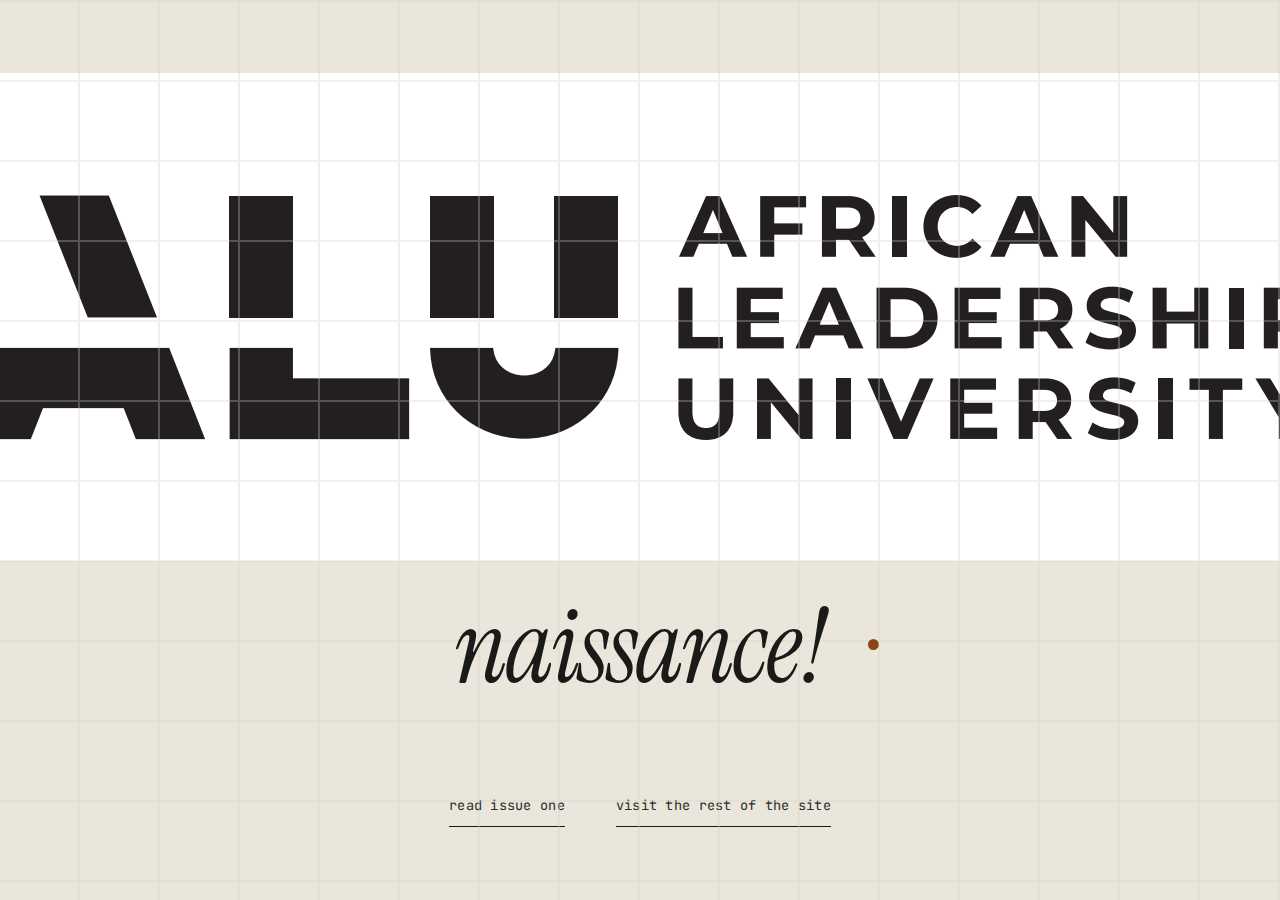
<file: index.html>
<!DOCTYPE html>
<html lang="en">
<head>
  <meta charset="UTF-8">
  <meta name="viewport" content="width=device-width, initial-scale=1.0">
  <title>naissance</title>
  <link rel="stylesheet" href="css/styles.css">
</head>
<body>
  <main class="landing">
    <img src="images/assets/alulogo.png" alt="ALU" class="site-logo">
    <h1 class="landing-title">
      <span class="nai">nai</span><span class="ssance">ssance</span><span class="exclaim">!</span>
    </h1>
    <nav class="landing-nav">
      <a href="issue.html">read issue one</a>
      <a href="about.html">visit the rest of the site</a>
    </nav>
  </main>
</body>
</html>
</file>
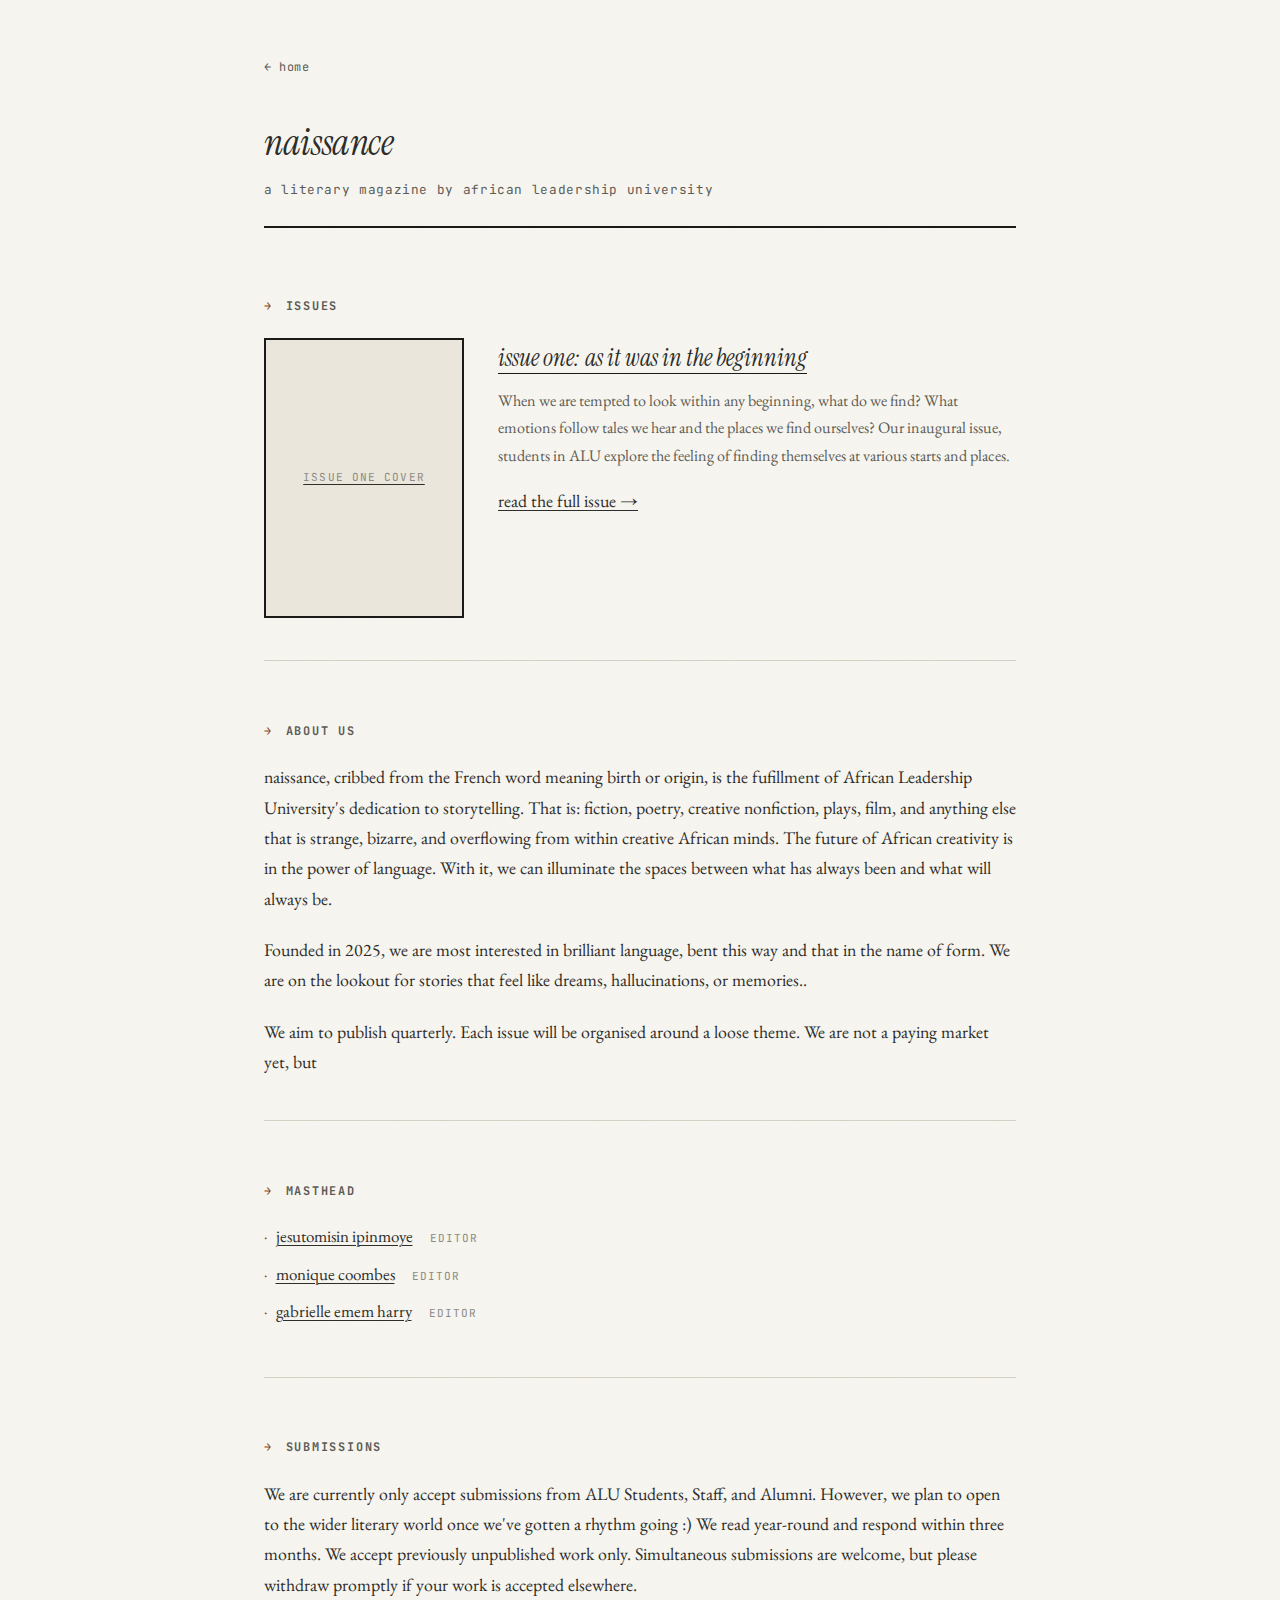
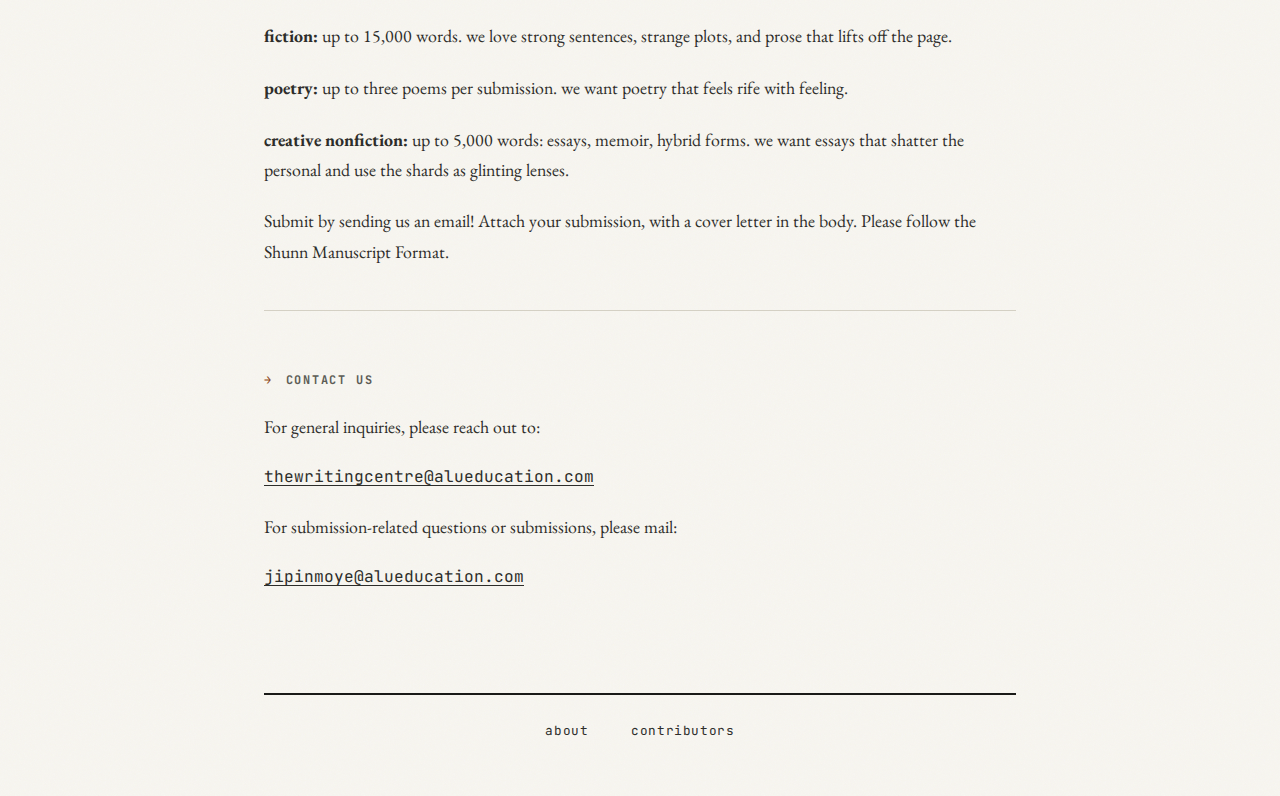
<file: about.html>
<!DOCTYPE html>
<html lang="en">
<head>
  <meta charset="UTF-8">
  <meta name="viewport" content="width=device-width, initial-scale=1.0">
  <title>about — naissance</title>
  <link rel="stylesheet" href="css/styles.css">
</head>
<body>
  <main class="page">
    <a href="index.html" class="back-link">home</a>
    
    <header class="page-header">
      <h1 class="page-title">naissance</h1>
      <p class="page-subtitle">a literary magazine by African Leadership University</p>
    </header>

    <!-- ISSUES SECTION -->
    <section class="section" id="issues">
      <h2 class="section-title">issues</h2>
      <div class="section-content">
        <div class="issue-card">
          <a href="issue.html">
            <div class="issue-cover placeholder-img" style="width: 200px; height: 280px;">
              issue one cover
            </div>
          </a>
          <div class="issue-info">
            <h3><a href="issue.html">issue one: as it was in the beginning</a></h3>
            <p>When we are tempted to look within any beginning, what do we find? What emotions follow tales we hear and the places we find ourselves? Our inaugural issue, students in ALU explore the feeling of finding themselves at various starts and places.</p>
            <a href="issue.html">read the full issue →</a>
          </div>
        </div>
      </div>
    </section>

    <!-- ABOUT US SECTION -->
    <section class="section" id="about">
      <h2 class="section-title">about us</h2>
      <div class="section-content">
        <p>naissance, cribbed from the French word meaning birth or origin, is the fufillment of African Leadership University's dedication to storytelling. That is: fiction, poetry, creative nonfiction, plays, film, and anything else that is strange, bizarre, and overflowing from within creative African minds. The future of African creativity is in the power of language. With it, we can illuminate the spaces between what has always been and what will always be.</p>
        <p>Founded in 2025, we are most interested in brilliant language, bent this way and that in the name of form. We are on the lookout for stories that feel like dreams, hallucinations, or memories..</p>
        <p>We aim to publish quarterly. Each issue will be organised around a loose theme. We are not a paying market yet, but </p>
      </div>
    </section>

    <!-- MASTHEAD SECTION -->
    <section class="section" id="masthead">
      <h2 class="section-title">masthead</h2>
      <div class="section-content">
        <ul class="masthead-list">
          <li><a href="#">jesutomisin ipinmoye</a> <span class="masthead-role">editor</span></li>
          <li><a href="#">monique coombes</a> <span class="masthead-role">editor</span></li>
          <li><a href="#">gabrielle emem harry</a> <span class="masthead-role">editor</span></li>
        </ul>
      </div>
    </section>

    <!-- SUBMISSIONS SECTION -->
    <section class="section" id="submissions">
      <h2 class="section-title">submissions</h2>
      <div class="section-content">
        <p>We are currently only accept submissions from ALU Students, Staff, and Alumni. However, we plan to open to the wider literary world once we've gotten a rhythm going :) We read year-round and respond within three months. We accept previously unpublished work only. Simultaneous submissions are welcome, but please withdraw promptly if your work is accepted elsewhere.</p>
        <p><strong>fiction:</strong> up to 15,000 words. we love strong sentences, strange plots, and prose that lifts off the page.</p>
        <p><strong>poetry:</strong> up to three poems per submission. we want poetry that feels rife with feeling.</p>
        <p><strong>creative nonfiction:</strong> up to 5,000 words: essays, memoir, hybrid forms. we want essays that shatter the personal and use the shards as glinting lenses.</p>
        <p>Submit by sending us an email! Attach your submission, with a cover letter in the body. Please follow the Shunn Manuscript Format.</p>
      </div>
    </section>

    <!-- CONTACT SECTION -->
    <section class="section" id="contact">
      <h2 class="section-title">contact us</h2>
      <div class="section-content">
        <p>For general inquiries, please reach out to:</p>
        <p class="contact-email"><a href="mailto:thewritingcentre@alueducation.com">thewritingcentre@alueducation.com</a></p>
        <p>For submission-related questions or submissions, please mail:</p>
        <p class="contact-email"><a href="mailto:jipinmoye@alueducation.com">jipinmoye@alueducation.com</a></p>
      </div>
    </section>

    <!-- NAVIGATION -->
    <nav class="nav-bar">
      <a href="about.html">about</a>
      <a href="contributors.html">contributors</a>
    </nav>
  </main>
</body>
</html>
</file>
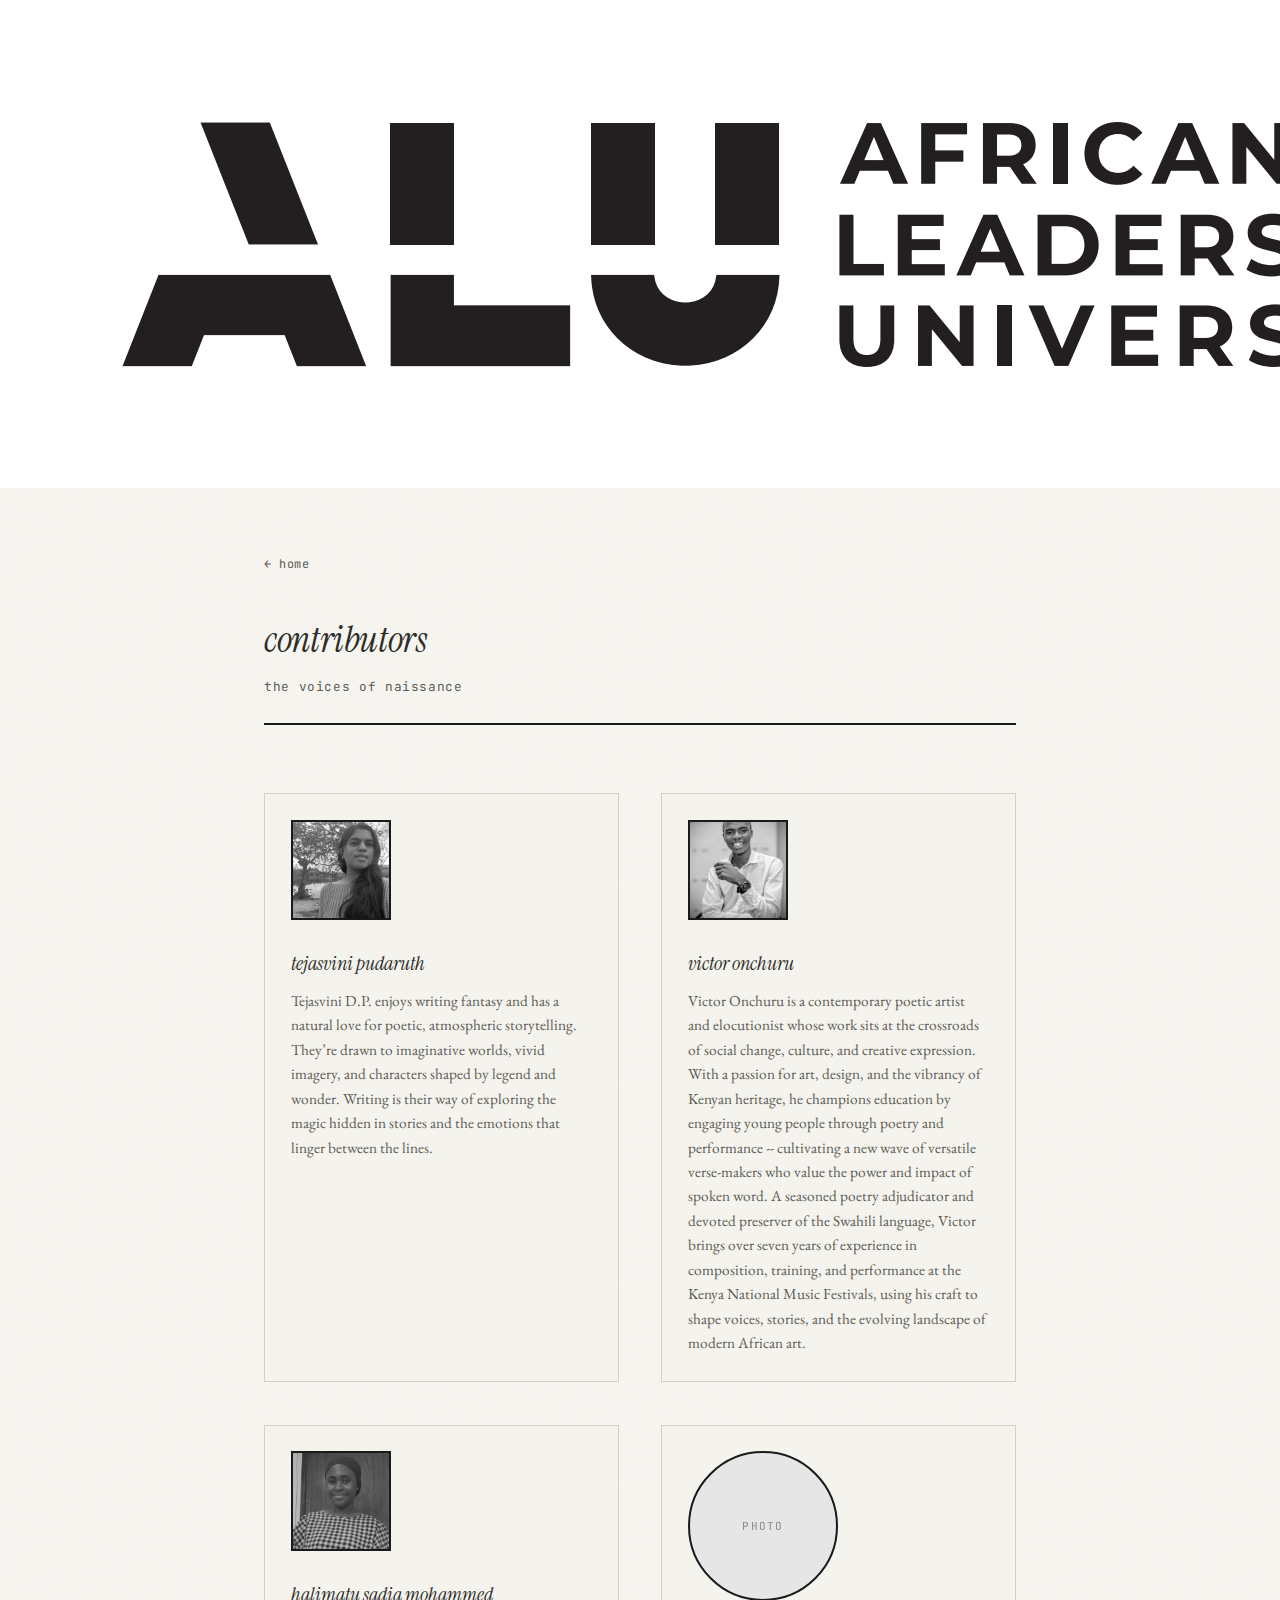
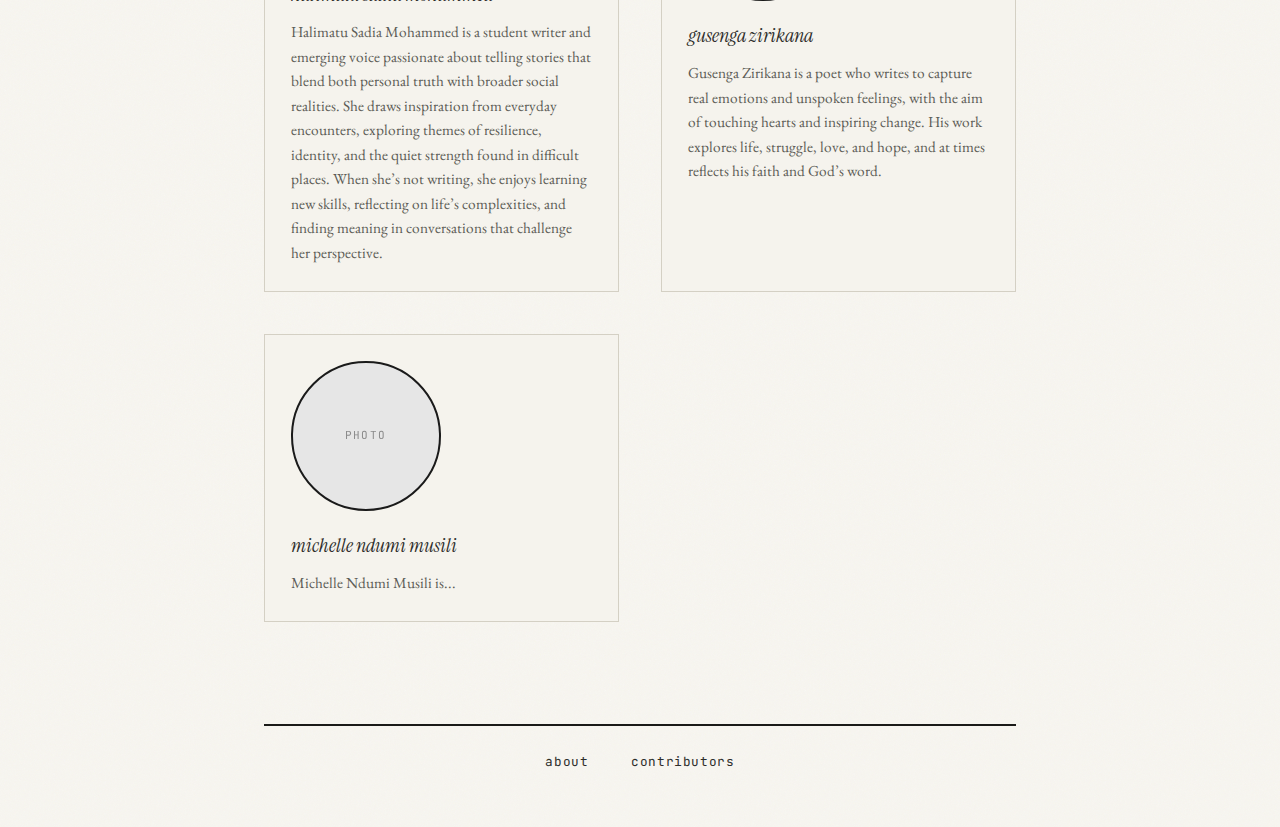
<file: contributors.html>
<!DOCTYPE html>
<html lang="en">
<head>
  <meta charset="UTF-8">
  <meta name="viewport" content="width=device-width, initial-scale=1.0">
  <title>contributors — naissance</title>
  <link rel="stylesheet" href="css/styles.css">
</head>
<body>
  <img src="images/assets/alulogo.png" alt="ALU" class="site-logo">
  <main class="page">
    <a href="index.html" class="back-link">home</a>
    
    <header class="page-header">
      <h1 class="page-title">contributors</h1>
      <p class="page-subtitle">the voices of naissance</p>
    </header>

    <section class="section">
      <div class="contributors-grid">
        
        <article class="contributor-card">
          <img src="images/contributors/tejasvini.jpg" alt="tejasvini" class="contributor-photo">
          <h3 class="contributor-name">tejasvini pudaruth</h3>
          <p class="contributor-bio">Tejasvini D.P. enjoys writing fantasy and has a natural love for poetic, atmospheric storytelling. They’re drawn to imaginative worlds, vivid imagery, and characters shaped by legend and wonder. Writing is their way of exploring the magic hidden in stories and the emotions that linger between the lines.</p>
        </article>

        <article class="contributor-card">
          <img src="images/contributors/onchuru.jpg" alt="onchuru" class="contributor-photo">
          <h3 class="contributor-name">victor onchuru</h3>
          <p class="contributor-bio">Victor Onchuru is a contemporary poetic artist and elocutionist whose work sits at the crossroads of social change, culture, and creative expression. With a passion for art, design, and the vibrancy of Kenyan heritage, he champions education by engaging young people through poetry and performance -- cultivating a new wave of versatile verse-makers who value the power and impact of spoken word. A seasoned poetry adjudicator and devoted preserver of the Swahili language, Victor brings over seven years of experience in composition, training, and performance at the Kenya National Music Festivals, using his craft to shape voices, stories, and the evolving landscape of modern African art.</p>
        </article>

        <article class="contributor-card">
          <img src="images/contributors/halimatu.jpg" alt="halimatu" class="contributor-photo">
          <h3 class="contributor-name">halimatu sadia mohammed</h3>
          <p class="contributor-bio">Halimatu Sadia Mohammed is a student writer and emerging voice passionate about telling stories that blend both personal truth with broader social realities. She draws inspiration from everyday encounters, exploring themes of resilience, identity, and the quiet strength found in difficult places. When she’s not writing, she enjoys learning new skills, reflecting on life’s complexities, and finding meaning in conversations that challenge her perspective.</p>
        </article>

        <article class="contributor-card">
          <div class="contributor-photo placeholder-img" style="width: 150px; height: 150px; border-radius: 50%;">
            photo
          </div>
          <h3 class="contributor-name">gusenga zirikana</h3>
          <p class="contributor-bio">Gusenga Zirikana is a poet who writes to capture real emotions and unspoken feelings, with the aim of touching hearts and inspiring change. His work explores life, struggle, love, and hope, and at times reflects his faith and God’s word.</p>
        </article>

        <article class="contributor-card">
          <div class="contributor-photo placeholder-img" style="width: 150px; height: 150px; border-radius: 50%;">
            photo
          </div>
          <h3 class="contributor-name">michelle ndumi musili</h3>
          <p class="contributor-bio">Michelle Ndumi Musili is...</p>
        </article>

      </div>
    </section>

    <!-- NAVIGATION -->
    <nav class="nav-bar">
      <a href="about.html">about</a>
      <a href="contributors.html">contributors</a>
    </nav>
  </main>
</body>
</html>
</file>
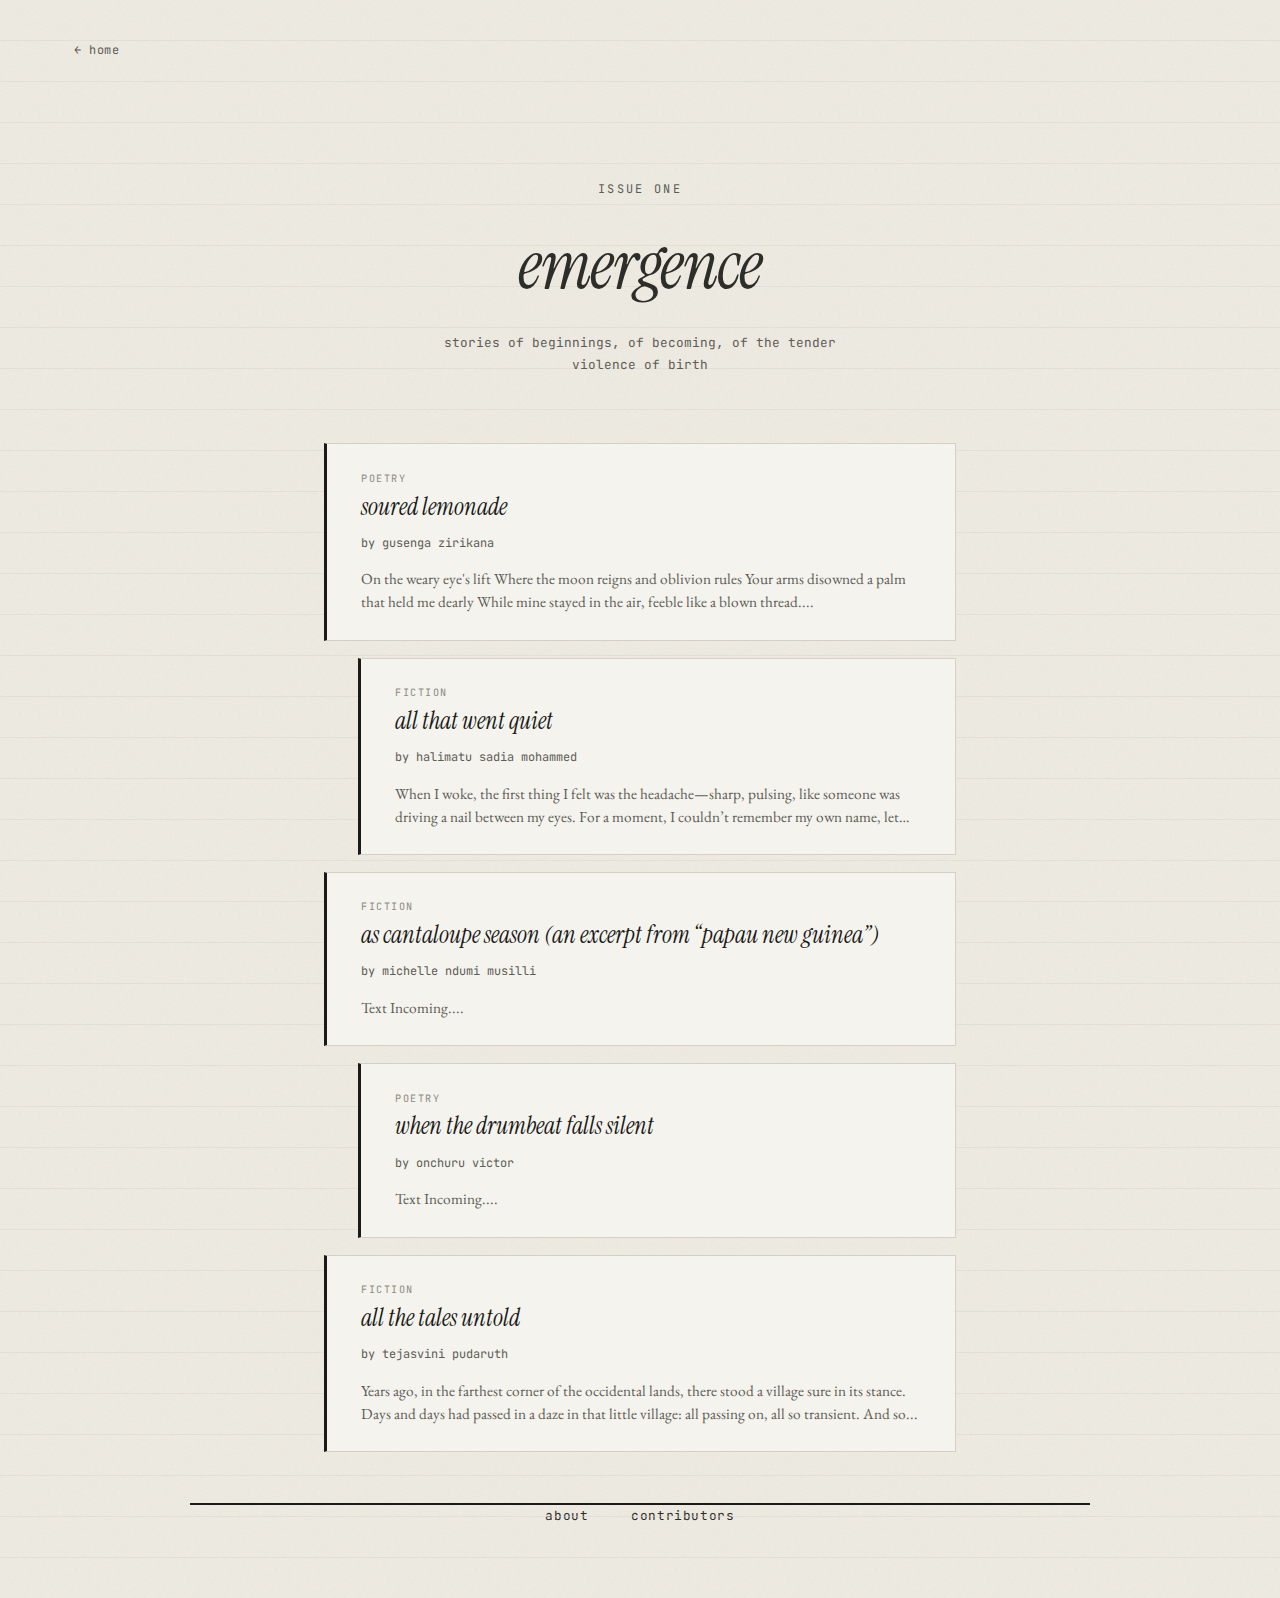
<file: issue.html>
<!DOCTYPE html>
<html lang="en">
<head>
  <meta charset="UTF-8">
  <meta name="viewport" content="width=device-width, initial-scale=1.0">
  <title>issue one: emergence — naissance</title>
  <link rel="stylesheet" href="css/styles.css">
</head>
<body class="issue-page">
  <!-- Back link -->
  <div style="padding: 2rem; max-width: 1200px; margin: 0 auto;">
    <a href="index.html" class="back-link">home</a>
  </div>

  <!-- Issue Header -->
  <header class="issue-header">
    <p class="issue-number">issue one</p>
    <h1 class="issue-name">emergence</h1>
    <p class="issue-description">stories of beginnings, of becoming, of the tender violence of birth</p>
  </header>

  <!-- Stories Container -->
  <div class="stories-container" id="stories-container">
    <!-- Stories loaded dynamically via JavaScript -->
  </div>

  <!-- Story Reader Modal -->
  <div class="story-reader" id="story-reader">
    <button class="story-reader-close" onclick="closeStory()">close ×</button>
    <div class="story-reader-inner">
      <header class="story-reader-header">
        <h1 class="story-reader-title" id="story-reader-title"></h1>
        <p class="story-reader-author" id="story-reader-author"></p>
      </header>
      <div class="story-reader-content" id="story-reader-content"></div>
    </div>
  </div>

  <!-- Navigation -->
  <nav class="nav-bar" style="max-width: 900px; margin: 0 auto; padding: 0 2rem 4rem;">
    <a href="about.html">about</a>
    <a href="contributors.html">contributors</a>
  </nav>

  <script src="js/main.js"></script>
</body>
</html>
</file>
<file: css/styles.css>
/* 
  naissance magazine
  punk zine aesthetic - raw, handmade, web 2.0
*/

@import url('https://fonts.googleapis.com/css2?family=EB+Garamond:ital,wght@0,400;0,500;0,600;1,400;1,500&family=JetBrains+Mono:ital,wght@0,400;0,500;1,400&family=Instrument+Serif:ital@0;1&display=swap');

:root {
  --bg-paper: #f5f3ed;
  --bg-off: #eae6dc;
  --bg-dark: #1a1a18;
  
  --text-black: #1a1a18;
  --text-dark: #2d2d2a;
  --text-mid: #5c5c56;
  --text-light: #8c8c84;
  
  --accent-rust: #8b4513;
  --accent-ink: #2c3e50;
  --accent-red: #a03232;
  
  --border-dark: #2d2d2a;
  --border-light: #d4d0c4;
  
  --font-display: 'Instrument Serif', Georgia, serif;
  --font-body: 'EB Garamond', Georgia, serif;
  --font-mono: 'JetBrains Mono', 'Courier New', monospace;
  
  --transition: 0.2s ease;
}

* {
  margin: 0;
  padding: 0;
  box-sizing: border-box;
}

html {
  font-size: 17px;
}

body {
  font-family: var(--font-body);
  background-color: var(--bg-paper);
  color: var(--text-dark);
  line-height: 1.7;
  min-height: 100vh;
  /* subtle paper texture */
  background-image: url("data:image/svg+xml,%3Csvg viewBox='0 0 400 400' xmlns='http://www.w3.org/2000/svg'%3E%3Cfilter id='noiseFilter'%3E%3CfeTurbulence type='fractalNoise' baseFrequency='0.9' numOctaves='4' stitchTiles='stitch'/%3E%3C/filter%3E%3Crect width='100%25' height='100%25' filter='url(%23noiseFilter)'/%3E%3C/svg%3E");
  background-blend-mode: soft-light;
  background-size: 200px;
}

/* ==================== LINKS ==================== */
a {
  color: var(--text-dark);
  text-decoration: underline;
  text-decoration-thickness: 1px;
  text-underline-offset: 3px;
  transition: all var(--transition);
}

a:hover {
  color: var(--accent-rust);
  text-decoration-thickness: 2px;
}

/* ==================== LANDING PAGE ==================== */
.landing {
  min-height: 100vh;
  display: flex;
  flex-direction: column;
  justify-content: center;
  align-items: center;
  padding: 2rem;
  background-color: var(--bg-off);
  position: relative;
}

.landing::before {
  content: '';
  position: absolute;
  top: 0;
  left: 0;
  right: 0;
  bottom: 0;
  background: 
    linear-gradient(90deg, transparent 98%, var(--border-light) 98%),
    linear-gradient(0deg, transparent 98%, var(--border-light) 98%);
  background-size: 80px 80px;
  opacity: 0.3;
  pointer-events: none;
}

.landing-title {
  font-family: var(--font-display);
  font-size: clamp(3rem, 10vw, 6rem);
  font-weight: 400;
  font-style: italic;
  letter-spacing: -0.02em;
  text-transform: lowercase;
  margin-bottom: 3rem;
  color: var(--text-black);
  position: relative;
}

.landing-title::after {
  content: '·';
  position: absolute;
  right: -0.5em;
  top: 50%;
  transform: translateY(-50%);
  font-style: normal;
  color: var(--accent-rust);
}

.landing-tagline {
  font-family: 'Montserrat', sans-serif;
  font-size: 0.7rem;
  font-weight: 400;
  letter-spacing: 0.15em;
  text-transform: lowercase;
  color: var(--text-mid);
  margin-bottom: 3rem;
}

.landing-nav {
  display: flex;
  gap: 3rem;
  font-family: var(--font-mono);
  font-size: 0.8rem;
  text-transform: lowercase;
  letter-spacing: 0.02em;
}

.landing-nav a {
  padding: 0.5rem 0;
  border-bottom: 1px solid var(--text-black);
  text-decoration: none;
}

.landing-nav a:hover {
  border-bottom-width: 2px;
  color: var(--text-black);
}

/* ==================== PAGE LAYOUT ==================== */
.page {
  max-width: 820px;
  margin: 0 auto;
  padding: 3rem 2rem;
  min-height: 100vh;
}

.page-header {
  margin-bottom: 4rem;
  padding-bottom: 1.5rem;
  border-bottom: 2px solid var(--text-black);
}

.page-title {
  font-family: var(--font-display);
  font-size: 2.2rem;
  font-weight: 400;
  font-style: italic;
  text-transform: lowercase;
  letter-spacing: -0.01em;
  margin-bottom: 0.25rem;
}

.page-subtitle {
  font-family: var(--font-mono);
  font-size: 0.75rem;
  color: var(--text-mid);
  text-transform: lowercase;
  letter-spacing: 0.05em;
}

/* ==================== SECTIONS ==================== */
.section {
  margin-bottom: 3.5rem;
  padding-bottom: 2.5rem;
  border-bottom: 1px solid var(--border-light);
}

.section:last-of-type {
  border-bottom: none;
}

.section-title {
  font-family: var(--font-mono);
  font-size: 0.7rem;
  text-transform: uppercase;
  letter-spacing: 0.15em;
  color: var(--text-mid);
  margin-bottom: 1.25rem;
  display: flex;
  align-items: center;
  gap: 0.75rem;
}

.section-title::before {
  content: '→';
  color: var(--accent-rust);
}

.section-content {
  font-size: 1.05rem;
}

.section-content p {
  margin-bottom: 1.25rem;
}

.section-content p:last-child {
  margin-bottom: 0;
}

/* ==================== ISSUE CARD ==================== */
.issue-card {
  display: flex;
  gap: 2rem;
  align-items: flex-start;
}

.issue-cover {
  width: 180px;
  height: 250px;
  object-fit: cover;
  border: 2px solid var(--text-black);
  transition: transform var(--transition);
}

.issue-cover:hover {
  transform: rotate(-1deg);
}

.issue-info h3 {
  font-family: var(--font-display);
  font-size: 1.4rem;
  font-weight: 400;
  font-style: italic;
  text-transform: lowercase;
  margin-bottom: 0.5rem;
}

.issue-info h3 a {
  text-decoration: none;
  border-bottom: 1px solid var(--text-black);
}

.issue-info p {
  color: var(--text-mid);
  margin-bottom: 1rem;
  font-size: 0.95rem;
}

/* ==================== MASTHEAD ==================== */
.masthead-list {
  list-style: none;
}

.masthead-list li {
  margin-bottom: 0.5rem;
  font-size: 1rem;
  display: flex;
  align-items: baseline;
  gap: 0.5rem;
}

.masthead-list li::before {
  content: '·';
  color: var(--accent-rust);
}

.masthead-role {
  font-family: var(--font-mono);
  font-size: 0.65rem;
  text-transform: uppercase;
  letter-spacing: 0.1em;
  color: var(--text-light);
  margin-left: 0.5rem;
}

/* ==================== CONTRIBUTORS ==================== */
.contributors-grid {
  display: grid;
  grid-template-columns: repeat(auto-fill, minmax(260px, 1fr));
  gap: 2.5rem;
}

.contributor-card {
  text-align: left;
  padding: 1.5rem;
  border: 1px solid var(--border-light);
  background: var(--bg-paper);
  transition: all var(--transition);
}

.contributor-card:hover {
  border-color: var(--text-black);
  transform: translateY(-2px);
}

.contributor-photo {
  width: 100px;
  height: 100px;
  object-fit: cover;
  margin-bottom: 1rem;
  border: 2px solid var(--text-black);
  filter: grayscale(100%);
  transition: all var(--transition);
}

.contributor-card:hover .contributor-photo {
  filter: grayscale(0%);
}

.contributor-name {
  font-family: var(--font-display);
  font-size: 1.2rem;
  font-weight: 400;
  font-style: italic;
  text-transform: lowercase;
  margin-bottom: 0.5rem;
}

.contributor-bio {
  font-size: 0.9rem;
  color: var(--text-mid);
  line-height: 1.6;
}

/* ==================== ISSUE PAGE ==================== */
.issue-page {
  background-color: var(--bg-off);
  min-height: 100vh;
  position: relative;
}

.issue-page::before {
  content: '';
  position: absolute;
  top: 0;
  left: 0;
  right: 0;
  bottom: 0;
  background: 
    repeating-linear-gradient(
      0deg,
      transparent,
      transparent 40px,
      var(--border-light) 40px,
      var(--border-light) 41px
    );
  opacity: 0.4;
  pointer-events: none;
}

.issue-header {
  text-align: center;
  padding: 3rem 2rem 2rem;
  position: relative;
  z-index: 1;
}

.issue-number {
  font-family: var(--font-mono);
  font-size: 0.7rem;
  text-transform: uppercase;
  letter-spacing: 0.2em;
  color: var(--text-mid);
  margin-bottom: 0.5rem;
}

.issue-name {
  font-family: var(--font-display);
  font-size: clamp(2.5rem, 8vw, 4rem);
  font-weight: 400;
  font-style: italic;
  text-transform: lowercase;
  letter-spacing: -0.02em;
  margin-bottom: 0.5rem;
}

.issue-description {
  font-family: var(--font-mono);
  font-size: 0.75rem;
  color: var(--text-mid);
  max-width: 450px;
  margin: 0 auto;
  text-transform: lowercase;
}

/* Story list - table of contents style */
.stories-container {
  max-width: 700px;
  margin: 0 auto;
  padding: 2rem;
  position: relative;
  z-index: 1;
}

.story-card {
  display: block;
  background: var(--bg-paper);
  border: 1px solid var(--border-light);
  border-left: 3px solid var(--text-black);
  padding: 1.5rem 2rem;
  margin-bottom: 1rem;
  transition: all var(--transition);
  cursor: pointer;
  position: relative;
}

.story-card:hover {
  border-left-color: var(--accent-rust);
  transform: translateX(4px);
  box-shadow: -4px 4px 0 var(--border-light);
}

.story-card:nth-child(odd) {
  margin-left: 0;
}

.story-card:nth-child(even) {
  margin-left: 2rem;
}

.story-genre {
  font-family: var(--font-mono);
  font-size: 0.6rem;
  text-transform: uppercase;
  letter-spacing: 0.15em;
  color: var(--text-light);
  margin-bottom: 0.25rem;
  display: block;
}

.story-title {
  font-family: var(--font-display);
  font-size: 1.4rem;
  font-weight: 400;
  font-style: italic;
  text-transform: lowercase;
  margin-bottom: 0.25rem;
  line-height: 1.3;
  color: var(--text-black);
}

.story-author {
  font-family: var(--font-mono);
  font-size: 0.7rem;
  color: var(--text-mid);
  text-transform: lowercase;
}

.story-excerpt {
  font-size: 0.9rem;
  color: var(--text-mid);
  margin-top: 0.75rem;
  line-height: 1.5;
  display: -webkit-box;
  -webkit-line-clamp: 2;
  -webkit-box-orient: vertical;
  overflow: hidden;
}

/* ==================== STORY READER ==================== */
.story-reader {
  position: fixed;
  top: 0;
  left: 0;
  width: 100%;
  height: 100%;
  background: var(--bg-paper);
  z-index: 1000;
  overflow-y: auto;
  opacity: 0;
  visibility: hidden;
  transition: all 0.3s ease;
}

.story-reader.active {
  opacity: 1;
  visibility: visible;
}

.story-reader-inner {
  max-width: 650px;
  margin: 0 auto;
  padding: 4rem 2rem;
}

.story-reader-close {
  position: fixed;
  top: 2rem;
  right: 2rem;
  font-family: var(--font-mono);
  font-size: 0.7rem;
  text-transform: uppercase;
  letter-spacing: 0.1em;
  background: var(--bg-paper);
  border: 2px solid var(--text-black);
  padding: 0.5rem 1rem;
  cursor: pointer;
  transition: all var(--transition);
}

.story-reader-close:hover {
  background: var(--text-black);
  color: var(--bg-paper);
}

.story-reader-header {
  margin-bottom: 3rem;
  padding-bottom: 1.5rem;
  border-bottom: 2px solid var(--text-black);
}

.story-reader-title {
  font-family: var(--font-display);
  font-size: 2.2rem;
  font-weight: 400;
  font-style: italic;
  text-transform: lowercase;
  letter-spacing: -0.01em;
  margin-bottom: 0.25rem;
}

.story-reader-author {
  font-family: var(--font-mono);
  font-size: 0.75rem;
  color: var(--text-mid);
  text-transform: lowercase;
}

.story-reader-content {
  font-size: 1.05rem;
  line-height: 1.85;
}

.story-reader-content p {
  margin-bottom: 1.5rem;
}

.story-reader-content p:first-of-type::first-letter {
  font-family: var(--font-display);
  font-size: 4rem;
  float: left;
  line-height: 0.8;
  padding-right: 0.5rem;
  padding-top: 0.1rem;
  font-weight: 400;
  color: var(--accent-rust);
}

.story-reader-content hr {
  border: none;
  text-align: center;
  margin: 2rem 0;
}

.story-reader-content hr::before {
  content: '* * *';
  font-family: var(--font-mono);
  font-size: 0.8rem;
  letter-spacing: 0.5em;
  color: var(--text-light);
}

/* ==================== NAVIGATION ==================== */
.nav-bar {
  margin-top: 3rem;
  padding-top: 1.5rem;
  border-top: 2px solid var(--text-black);
  display: flex;
  justify-content: center;
  gap: 2.5rem;
}

.nav-bar a {
  font-family: var(--font-mono);
  font-size: 0.75rem;
  text-transform: lowercase;
  letter-spacing: 0.05em;
  text-decoration: none;
  padding-bottom: 2px;
  border-bottom: 1px solid transparent;
}

.nav-bar a:hover {
  border-bottom-color: var(--text-black);
}

/* ==================== BACK LINK ==================== */
.back-link {
  display: inline-block;
  margin-bottom: 2rem;
  font-family: var(--font-mono);
  font-size: 0.7rem;
  text-transform: lowercase;
  letter-spacing: 0.05em;
  text-decoration: none;
  color: var(--text-mid);
}

.back-link::before {
  content: '← ';
}

.back-link:hover {
  color: var(--text-black);
}

/* ==================== CONTACT ==================== */
.contact-email {
  font-family: var(--font-mono);
  font-size: 0.95rem;
}

/* ==================== RESPONSIVE ==================== */
@media (max-width: 768px) {
  html {
    font-size: 16px;
  }
  
  .landing-title {
    font-size: 2.5rem;
  }
  
  .landing-nav {
    flex-direction: column;
    gap: 1rem;
    text-align: center;
  }
  
  .page {
    padding: 2rem 1.5rem;
  }
  
  .page-title {
    font-size: 1.8rem;
  }
  
  .issue-card {
    flex-direction: column;
  }
  
  .story-card:nth-child(even) {
    margin-left: 0;
  }
  
  .contributors-grid {
    grid-template-columns: 1fr;
  }
  
  .nav-bar {
    gap: 1.5rem;
  }
  
  .story-reader-close {
    top: 1rem;
    right: 1rem;
  }
}

/* ==================== PLACEHOLDER IMAGES ==================== */
.placeholder-img {
  background: var(--bg-off);
  border: 2px solid var(--text-black);
  display: flex;
  align-items: center;
  justify-content: center;
  font-family: var(--font-mono);
  font-size: 0.65rem;
  text-transform: uppercase;
  letter-spacing: 0.1em;
  color: var(--text-light);
}

/* ==================== LOADING STATE ==================== */
.loading-text {
  text-align: center;
  font-family: var(--font-mono);
  font-size: 0.75rem;
  text-transform: lowercase;
  letter-spacing: 0.1em;
  color: var(--text-light);
  padding: 3rem;
}
</file>
